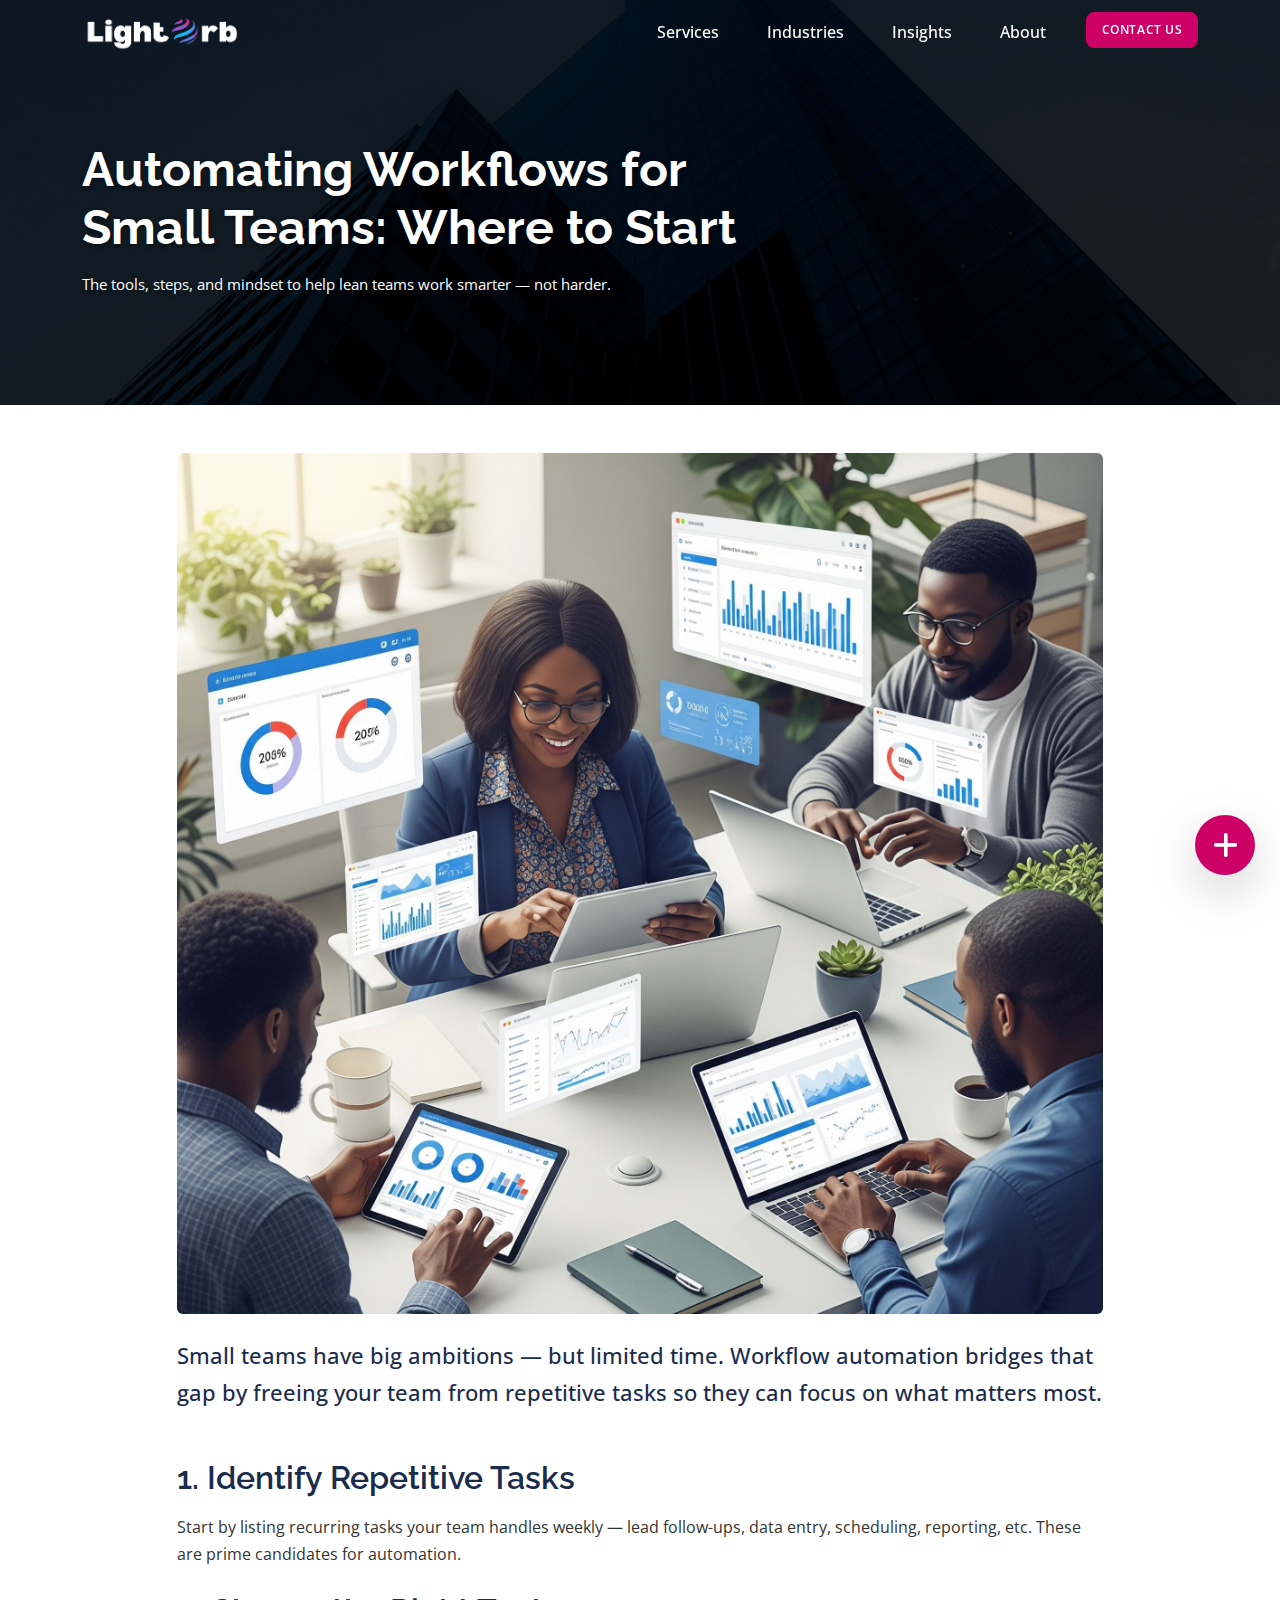
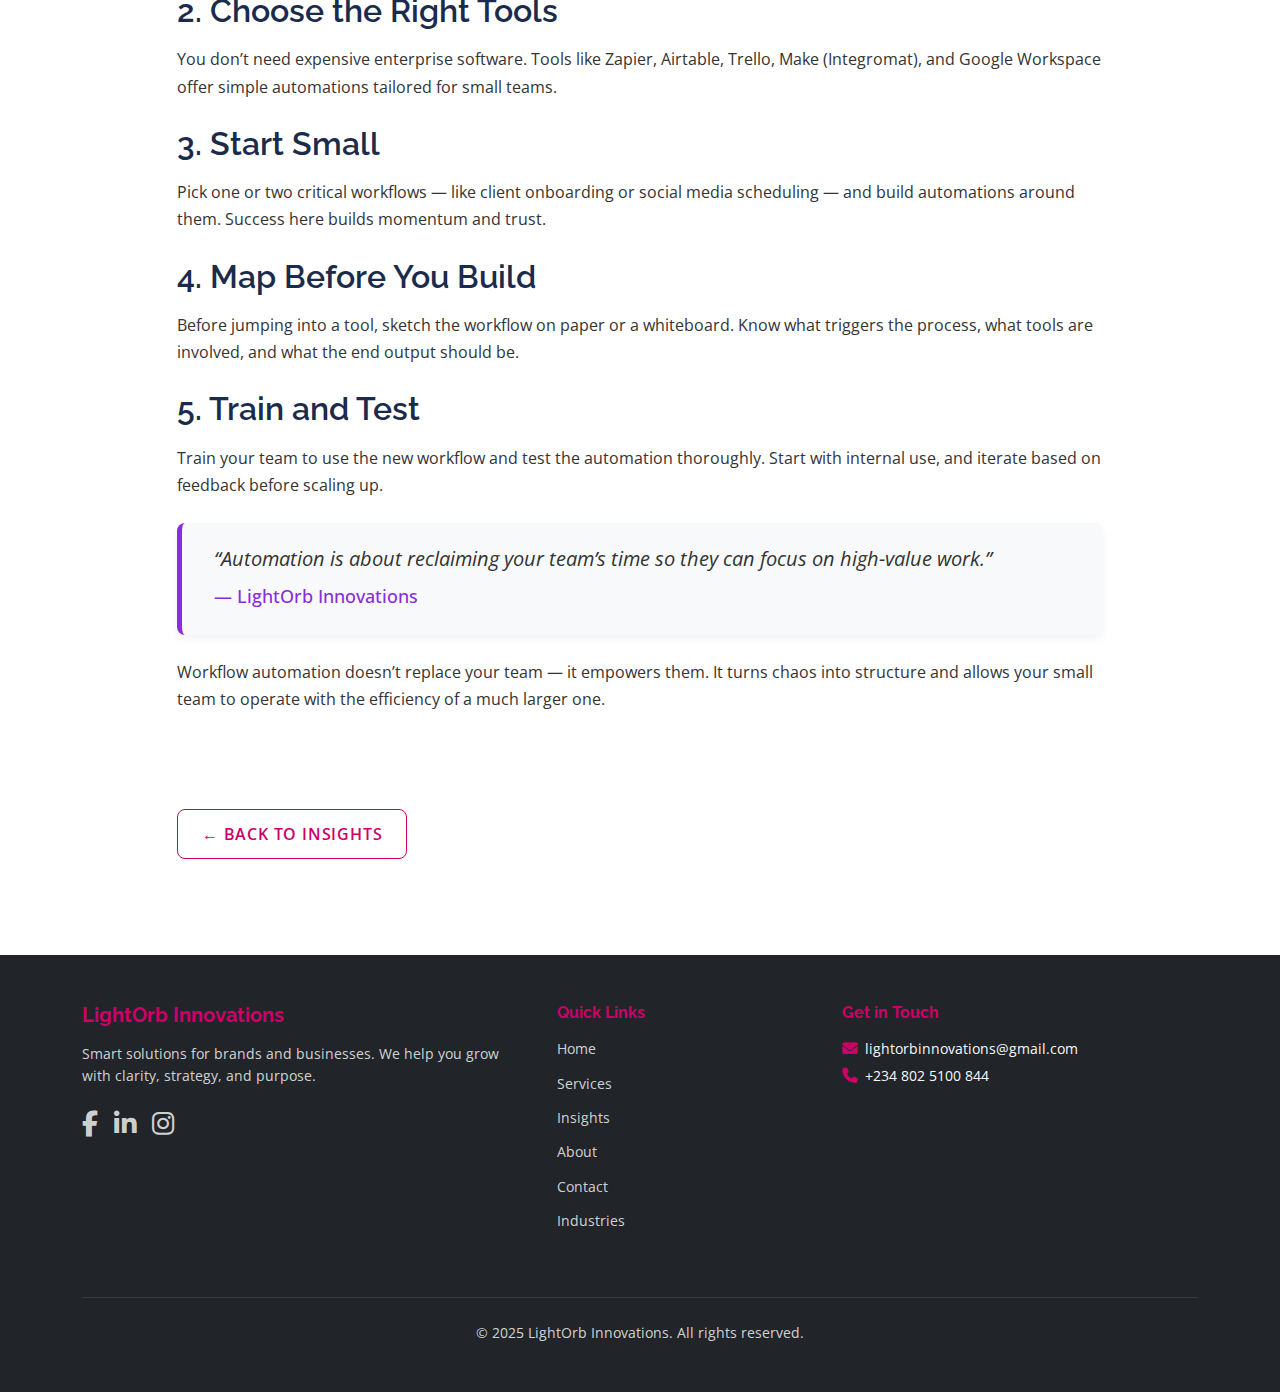
<file: blog-automation-efficiency.html>
<!DOCTYPE html><html data-bs-theme="light" lang="en"><head><meta charset="utf-8"><meta name="viewport" content="width=device-width, initial-scale=1.0, shrink-to-fit=no"><title>BlogPost_Automation - LightOrb</title><link rel="stylesheet" href="https://cdn.jsdelivr.net/npm/bootstrap@5.3.3/dist/css/bootstrap.min.css"><link rel="stylesheet" href="https://fonts.googleapis.com/css?family=Open+Sans&amp;display=swap"><link rel="stylesheet" href="https://fonts.googleapis.com/css?family=Raleway&amp;display=swap"><link rel="stylesheet" href="https://use.fontawesome.com/releases/v5.12.0/css/all.css"><link rel="stylesheet" href="https://cdn.jsdelivr.net/npm/swiper@9/swiper-bundle.min.css"><link rel="stylesheet" href="assets/css/styles.min.css"><link rel="stylesheet" href="https://cdnjs.cloudflare.com/ajax/libs/font-awesome/6.5.0/css/all.min.css"><link rel="stylesheet" href="https://unpkg.com/aos@2.3.1/dist/aos.css"><link rel="apple-touch-icon" sizes="180x180" href="assets/img/favicon/apple-touch-icon.png">
<link rel="icon" type="image/png" sizes="32x32" href="assets/img/favicon/favicon-32x32.png">
<link rel="icon" type="image/png" sizes="16x16" href="assets/img/favicon/favicon-16x16.png">
<link rel="manifest" href="assets/favicon/site.webmanifest">
<link rel="mask-icon" href="favicon/safari-pinned-tab.svg" color="#5bbad5">
<meta name="msapplication-TileColor" content="#da532c">
<meta name="theme-color" content="#ffffff">
<link rel="shortcut icon" href="favicon/favicon.ico">
<!-- Google tag (gtag.js) -->
<script async src="https://www.googletagmanager.com/gtag/js?id=G-5W164VTFFR"></script>
<script>
  window.dataLayer = window.dataLayer || [];
  function gtag(){dataLayer.push(arguments);}
  gtag('js', new Date());

  gtag('config', 'G-5W164VTFFR');
</script></head><body><nav><nav class="navbar navbar-expand-lg fixed-top navbar-light py-2 px-3" id="mainNavbar"><div class="container"><a class="navbar-brand fw-bold" href="index.html"><img id="navbarLogo" src="assets/img/logo-light.png" alt="Business Logo" height="40"></a><ul class="navbar-nav d-none d-lg-flex flex-row"><li class="nav-item mx-3"><a class="nav-link" href="services.html">Services</a></li><li class="nav-item mx-3"><a class="nav-link" href="industries.html">Industries</a></li><li class="nav-item mx-3"><a class="nav-link" href="insights.html">Insights</a></li><li class="nav-item mx-3"><a class="nav-link" href="about.html">About</a></li><li class="nav-item ms-3"><a class="btn btn-primary" role="button" href="contact.html" style="padding-top:0.5rem;padding-bottom:0.5rem;padding-right:0.9rem;padding-left:0.9rem;font-size:12px;">Contact Us</a></li></ul><button class="btn d-lg-none" type="button" data-bs-toggle="offcanvas" data-bs-target="#mobileMenu" aria-controls="mobileMenu"><span class="navbar-toggler-icon"></span></button></div></nav><div class="offcanvas offcanvas-end" tabindex="-1" id="mobileMenu"><div class="offcanvas-header"><button class="btn-close ms-auto" type="button" data-bs-dismiss="offcanvas" aria-label="Close"></button></div><div class="offcanvas-body"><ul class="nav flex-column"><li class="nav-item"><a class="nav-link" href="services.html">Services</a></li><li class="nav-item"><a class="nav-link" href="industries.html">Industries</a></li><li class="nav-item"><a class="nav-link" href="insights.html">Insights</a></li><li class="nav-item"><a class="nav-link" href="about.html">About</a></li><li class="nav-item mt-3"><a class="btn btn-primary w-100" role="button" href="contact.html">Contact Us</a></li></ul></div></div></nav><section class="py-5 text-center blog-hero">
  <div class="container">
    <h1 class="fw-bold mb-3">Automating Workflows for Small Teams: Where to Start</h1>
    <p class="text-muted">The tools, steps, and mindset to help lean teams work smarter — not harder.</p>
  </div>
</section>

<section class="container py-5 blog-post">
  <div class="row justify-content-center">
    <div class="col-lg-10">
      <img src="assets/img/img3.jpg" alt="Workflow automation for small teams" class="img-fluid rounded mb-4" />

      <p class="lead">Small teams have big ambitions — but limited time. Workflow automation bridges that gap by freeing your team from repetitive tasks so they can focus on what matters most.</p>

      <h3 class="mt-5">1. Identify Repetitive Tasks</h3>
      <p>Start by listing recurring tasks your team handles weekly — lead follow-ups, data entry, scheduling, reporting, etc. These are prime candidates for automation.</p>

      <h3 class="mt-4">2. Choose the Right Tools</h3>
      <p>You don’t need expensive enterprise software. Tools like Zapier, Airtable, Trello, Make (Integromat), and Google Workspace offer simple automations tailored for small teams.</p>

      <h3 class="mt-4">3. Start Small</h3>
      <p>Pick one or two critical workflows — like client onboarding or social media scheduling — and build automations around them. Success here builds momentum and trust.</p>

      <h3 class="mt-4">4. Map Before You Build</h3>
      <p>Before jumping into a tool, sketch the workflow on paper or a whiteboard. Know what triggers the process, what tools are involved, and what the end output should be.</p>

      <h3 class="mt-4">5. Train and Test</h3>
      <p>Train your team to use the new workflow and test the automation thoroughly. Start with internal use, and iterate based on feedback before scaling up.</p>

      <blockquote class="blockquote my-4">
        <p class="mb-0">“Automation is about reclaiming your team’s time so they can focus on high-value work.”</p>
        <footer class="blockquote-footer">LightOrb Innovations</footer>
      </blockquote>

      <p>Workflow automation doesn’t replace your team — it empowers them. It turns chaos into structure and allows your small team to operate with the efficiency of a much larger one.</p>

      <div class="mt-5">
        <a href="insights.html" class="btn btn-outline-primary">&larr; Back to Insights</a>
      </div>
    </div>
  </div>
</section><div class="fab-container" style="color:var(--color-pink);"><div class="shadow-lg fab-main"><i class="fas fa-plus"></i></div><ul class="fab-options"><li id="whatsapp-fab" class="fab-item"><a class="fab-option-link" href="https://wa.me/2348025100844"
 target="_blank"><i class="fab fa-whatsapp"></i></a><span class="fab-label">WhatsApp</span></li><li id="scroll-to-top-fab" class="fab-item"><a class="fab-option-link" href="#"><i class="fas fa-arrow-up"></i></a><span class="fab-label">Scroll Up</span></li></ul></div><footer class="text-light bg-dark py-5 footer-custom" style="margin-top:48px;"><div class="container"><div class="row align-items-start"><div class="col-md-5 mb-4 mb-md-0"><h5 class="fw-bold mb-3 footer-heading">LightOrb Innovations</h5><p class="text-muted small mb-3">Smart solutions for brands and businesses. We help you grow with clarity, strategy, and purpose.</p><div class="d-flex gap-3 footer-socials"><a class="fs-5 text-light" href="https://www.facebook.com/share/1AnyYN9Dxu/"><i class="fab fa-facebook-f"></i></a><a class="fs-5 text-light" href="https://www.linkedin.com/company/lightorb-innovations
"><i class="fab fa-linkedin-in"></i></a><a class="fs-5 text-light" href="https://www.instagram.com/lightorb_innovations?utm_source=qr&amp;igsh=MXd1cGNwdmcybnFocg=="><i class="fab fa-instagram"></i></a></div></div><div class="col-md-3 mb-4 mb-md-0"><h6 class="fw-bold mb-3 footer-heading">Quick Links</h6><ul class="list-unstyled small footer-links"><li><a class="text-light text-decoration-none" href="index.html">Home</a></li><li><a class="text-light text-decoration-none" href="services.html">Services</a></li><li><a class="text-light text-decoration-none" href="insights.html">Insights</a></li><li><a class="text-light text-decoration-none" href="about.html">About</a></li><li><a class="text-light text-decoration-none" href="contact.html">Contact</a></li><li><a class="text-light text-decoration-none" href="industries.html">Industries</a></li></ul></div><div class="col-md-4 mb-4 mb-md-0"><h6 class="fw-bold mb-3 footer-heading">Get in Touch</h6><p class="small mb-1"><i class="fas fa-envelope me-2 footer-icon"></i><a class="text-light text-decoration-none" href="mailto:lightorbinnovations@gmail.com">lightorbinnovations@gmail.com</a></p><p class="small mb-3"><i class="fas fa-phone me-2 footer-icon"></i><a class="text-light text-decoration-none">+234 802 5100 844</a></p></div></div><div class="text-center text-muted border-secondary mt-5 pt-4 border-top small footer-copyright"><span> © 2025 LightOrb Innovations. All rights reserved. </span></div></div></footer><script src="https://cdn.jsdelivr.net/npm/bootstrap@5.3.3/dist/js/bootstrap.bundle.min.js"></script><script src="https://cdn.jsdelivr.net/npm/swiper@9/swiper-bundle.min.js"></script><script src="https://unpkg.com/aos@2.3.1/dist/aos.js"></script><script src="assets/js/script.min.js"></script></body></html>
</file>
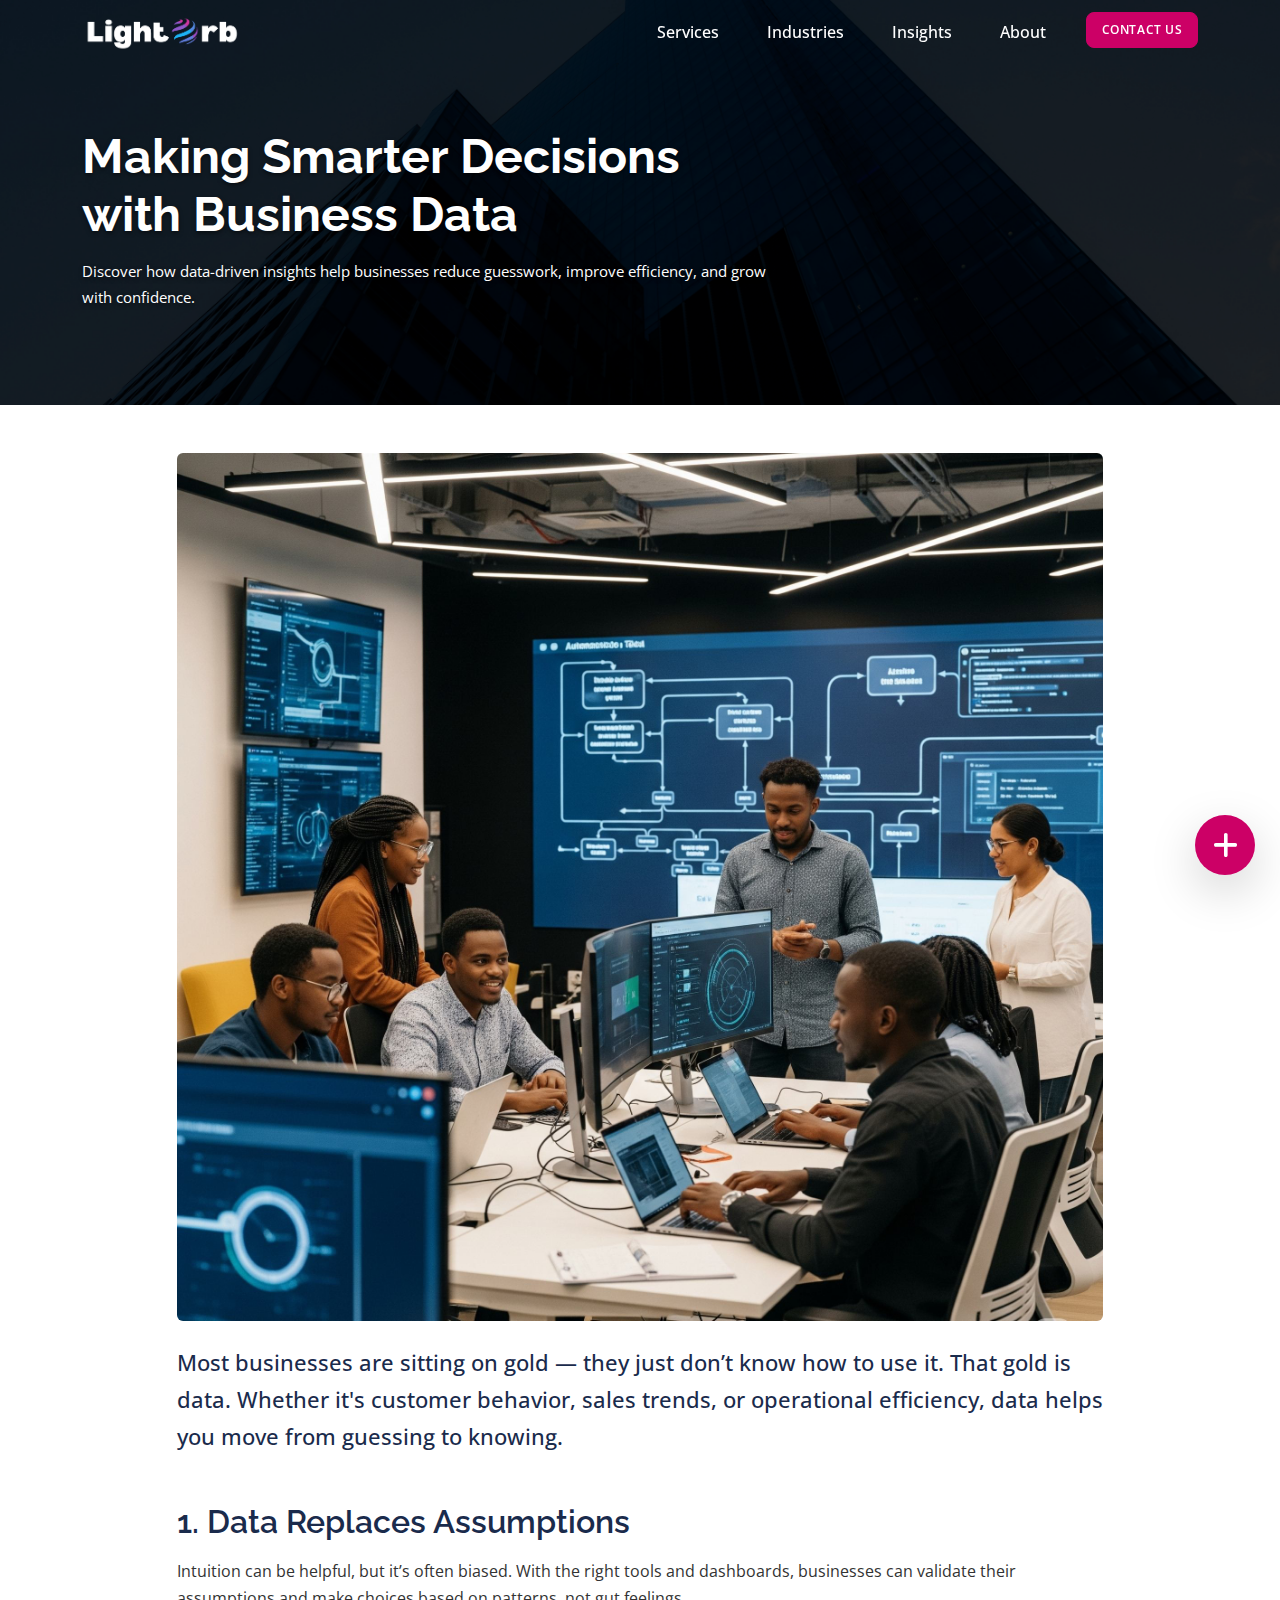
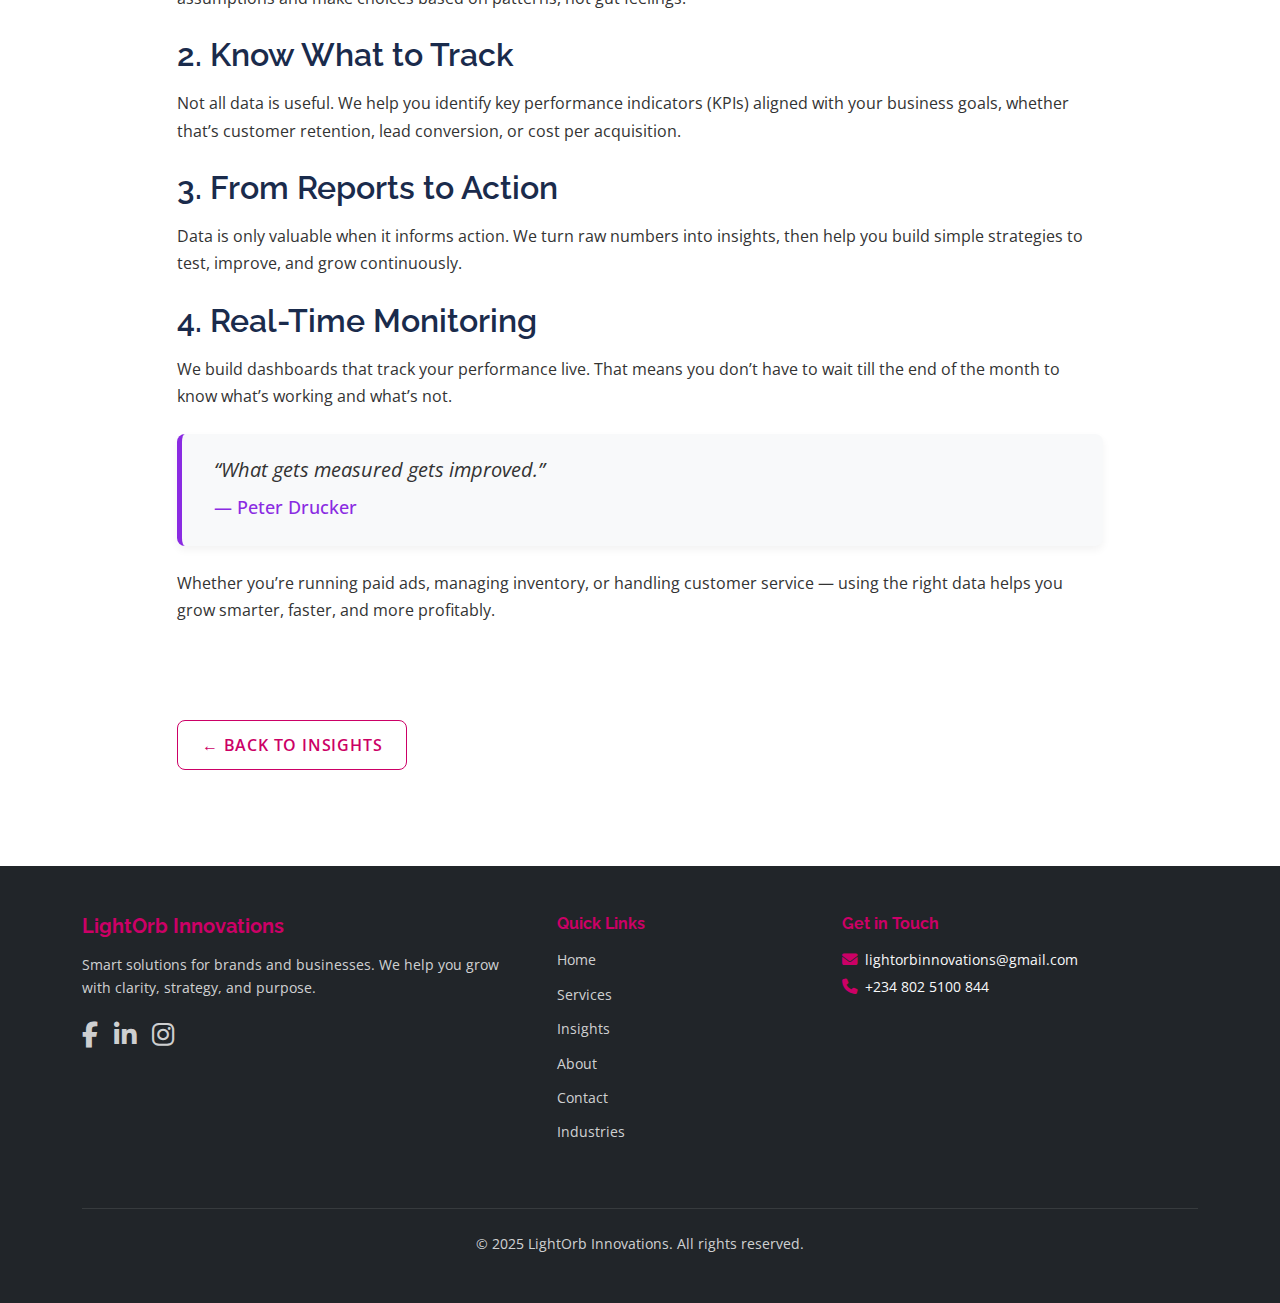
<file: blog-data-decision-making.html>
<!DOCTYPE html><html data-bs-theme="light" lang="en"><head><meta charset="utf-8"><meta name="viewport" content="width=device-width, initial-scale=1.0, shrink-to-fit=no"><title>BlogPost_Data - LightOrb</title><link rel="stylesheet" href="https://cdn.jsdelivr.net/npm/bootstrap@5.3.3/dist/css/bootstrap.min.css"><link rel="stylesheet" href="https://fonts.googleapis.com/css?family=Open+Sans&amp;display=swap"><link rel="stylesheet" href="https://fonts.googleapis.com/css?family=Raleway&amp;display=swap"><link rel="stylesheet" href="https://use.fontawesome.com/releases/v5.12.0/css/all.css"><link rel="stylesheet" href="https://cdn.jsdelivr.net/npm/swiper@9/swiper-bundle.min.css"><link rel="stylesheet" href="assets/css/styles.min.css"><link rel="stylesheet" href="https://cdnjs.cloudflare.com/ajax/libs/font-awesome/6.5.0/css/all.min.css"><link rel="stylesheet" href="https://unpkg.com/aos@2.3.1/dist/aos.css"><link rel="apple-touch-icon" sizes="180x180" href="assets/img/favicon/apple-touch-icon.png">
<link rel="icon" type="image/png" sizes="32x32" href="assets/img/favicon/favicon-32x32.png">
<link rel="icon" type="image/png" sizes="16x16" href="assets/img/favicon/favicon-16x16.png">
<link rel="manifest" href="assets/favicon/site.webmanifest">
<link rel="mask-icon" href="favicon/safari-pinned-tab.svg" color="#5bbad5">
<meta name="msapplication-TileColor" content="#da532c">
<meta name="theme-color" content="#ffffff">
<link rel="shortcut icon" href="favicon/favicon.ico">
<!-- Google tag (gtag.js) -->
<script async src="https://www.googletagmanager.com/gtag/js?id=G-5W164VTFFR"></script>
<script>
  window.dataLayer = window.dataLayer || [];
  function gtag(){dataLayer.push(arguments);}
  gtag('js', new Date());

  gtag('config', 'G-5W164VTFFR');
</script></head><body><nav><nav class="navbar navbar-expand-lg fixed-top navbar-light py-2 px-3" id="mainNavbar"><div class="container"><a class="navbar-brand fw-bold" href="index.html"><img id="navbarLogo" src="assets/img/logo-light.png" alt="Business Logo" height="40"></a><ul class="navbar-nav d-none d-lg-flex flex-row"><li class="nav-item mx-3"><a class="nav-link" href="services.html">Services</a></li><li class="nav-item mx-3"><a class="nav-link" href="industries.html">Industries</a></li><li class="nav-item mx-3"><a class="nav-link" href="insights.html">Insights</a></li><li class="nav-item mx-3"><a class="nav-link" href="about.html">About</a></li><li class="nav-item ms-3"><a class="btn btn-primary" role="button" href="contact.html" style="padding-top:0.5rem;padding-bottom:0.5rem;padding-right:0.9rem;padding-left:0.9rem;font-size:12px;">Contact Us</a></li></ul><button class="btn d-lg-none" type="button" data-bs-toggle="offcanvas" data-bs-target="#mobileMenu" aria-controls="mobileMenu"><span class="navbar-toggler-icon"></span></button></div></nav><div class="offcanvas offcanvas-end" tabindex="-1" id="mobileMenu"><div class="offcanvas-header"><button class="btn-close ms-auto" type="button" data-bs-dismiss="offcanvas" aria-label="Close"></button></div><div class="offcanvas-body"><ul class="nav flex-column"><li class="nav-item"><a class="nav-link" href="services.html">Services</a></li><li class="nav-item"><a class="nav-link" href="industries.html">Industries</a></li><li class="nav-item"><a class="nav-link" href="insights.html">Insights</a></li><li class="nav-item"><a class="nav-link" href="about.html">About</a></li><li class="nav-item mt-3"><a class="btn btn-primary w-100" role="button" href="contact.html">Contact Us</a></li></ul></div></div></nav><section class="py-5 text-center blog-hero"> <div class="container">
    <h1 class="fw-bold mb-3">Making Smarter Decisions with Business Data</h1>
    <p class="text-muted">Discover how data-driven insights help businesses reduce guesswork, improve efficiency, and grow with confidence.</p>
  </div>
</section>

<section class="container py-5 blog-post">
  <div class="row justify-content-center">
    <div class="col-lg-10">
      <img src="assets/img/img2.jpg" alt="Smarter business decisions with data" class="img-fluid rounded mb-4" />

      <p class="lead">Most businesses are sitting on gold — they just don’t know how to use it. That gold is data. Whether it's customer behavior, sales trends, or operational efficiency, data helps you move from guessing to knowing.</p>

      <h3 class="mt-5">1. Data Replaces Assumptions</h3>
      <p>Intuition can be helpful, but it’s often biased. With the right tools and dashboards, businesses can validate their assumptions and make choices based on patterns, not gut feelings.</p>

      <h3 class="mt-4">2. Know What to Track</h3>
      <p>Not all data is useful. We help you identify key performance indicators (KPIs) aligned with your business goals, whether that’s customer retention, lead conversion, or cost per acquisition.</p>

      <h3 class="mt-4">3. From Reports to Action</h3>
      <p>Data is only valuable when it informs action. We turn raw numbers into insights, then help you build simple strategies to test, improve, and grow continuously.</p>

      <h3 class="mt-4">4. Real-Time Monitoring</h3>
      <p>We build dashboards that track your performance live. That means you don’t have to wait till the end of the month to know what’s working and what’s not.</p>

      <blockquote class="blockquote my-4">
        <p class="mb-0">“What gets measured gets improved.”</p>
        <footer class="blockquote-footer">Peter Drucker</footer>
      </blockquote>

      <p>Whether you’re running paid ads, managing inventory, or handling customer service — using the right data helps you grow smarter, faster, and more profitably.</p>

      <div class="mt-5">
        <a href="insights.html" class="btn btn-outline-primary">&larr; Back to Insights</a>
      </div>
    </div>
  </div>
</section><div class="fab-container" style="color:var(--color-pink);"><div class="shadow-lg fab-main"><i class="fas fa-plus"></i></div><ul class="fab-options"><li id="whatsapp-fab" class="fab-item"><a class="fab-option-link" href="https://wa.me/2348025100844"
 target="_blank"><i class="fab fa-whatsapp"></i></a><span class="fab-label">WhatsApp</span></li><li id="scroll-to-top-fab" class="fab-item"><a class="fab-option-link" href="#"><i class="fas fa-arrow-up"></i></a><span class="fab-label">Scroll Up</span></li></ul></div><footer class="text-light bg-dark py-5 footer-custom" style="margin-top:48px;"><div class="container"><div class="row align-items-start"><div class="col-md-5 mb-4 mb-md-0"><h5 class="fw-bold mb-3 footer-heading">LightOrb Innovations</h5><p class="text-muted small mb-3">Smart solutions for brands and businesses. We help you grow with clarity, strategy, and purpose.</p><div class="d-flex gap-3 footer-socials"><a class="fs-5 text-light" href="https://www.facebook.com/share/1AnyYN9Dxu/"><i class="fab fa-facebook-f"></i></a><a class="fs-5 text-light" href="https://www.linkedin.com/company/lightorb-innovations
"><i class="fab fa-linkedin-in"></i></a><a class="fs-5 text-light" href="https://www.instagram.com/lightorb_innovations?utm_source=qr&amp;igsh=MXd1cGNwdmcybnFocg=="><i class="fab fa-instagram"></i></a></div></div><div class="col-md-3 mb-4 mb-md-0"><h6 class="fw-bold mb-3 footer-heading">Quick Links</h6><ul class="list-unstyled small footer-links"><li><a class="text-light text-decoration-none" href="index.html">Home</a></li><li><a class="text-light text-decoration-none" href="services.html">Services</a></li><li><a class="text-light text-decoration-none" href="insights.html">Insights</a></li><li><a class="text-light text-decoration-none" href="about.html">About</a></li><li><a class="text-light text-decoration-none" href="contact.html">Contact</a></li><li><a class="text-light text-decoration-none" href="industries.html">Industries</a></li></ul></div><div class="col-md-4 mb-4 mb-md-0"><h6 class="fw-bold mb-3 footer-heading">Get in Touch</h6><p class="small mb-1"><i class="fas fa-envelope me-2 footer-icon"></i><a class="text-light text-decoration-none" href="mailto:lightorbinnovations@gmail.com">lightorbinnovations@gmail.com</a></p><p class="small mb-3"><i class="fas fa-phone me-2 footer-icon"></i><a class="text-light text-decoration-none">+234 802 5100 844</a></p></div></div><div class="text-center text-muted border-secondary mt-5 pt-4 border-top small footer-copyright"><span> © 2025 LightOrb Innovations. All rights reserved. </span></div></div></footer><script src="https://cdn.jsdelivr.net/npm/bootstrap@5.3.3/dist/js/bootstrap.bundle.min.js"></script><script src="https://cdn.jsdelivr.net/npm/swiper@9/swiper-bundle.min.js"></script><script src="https://unpkg.com/aos@2.3.1/dist/aos.js"></script><script src="assets/js/script.min.js"></script></body></html>
</file>
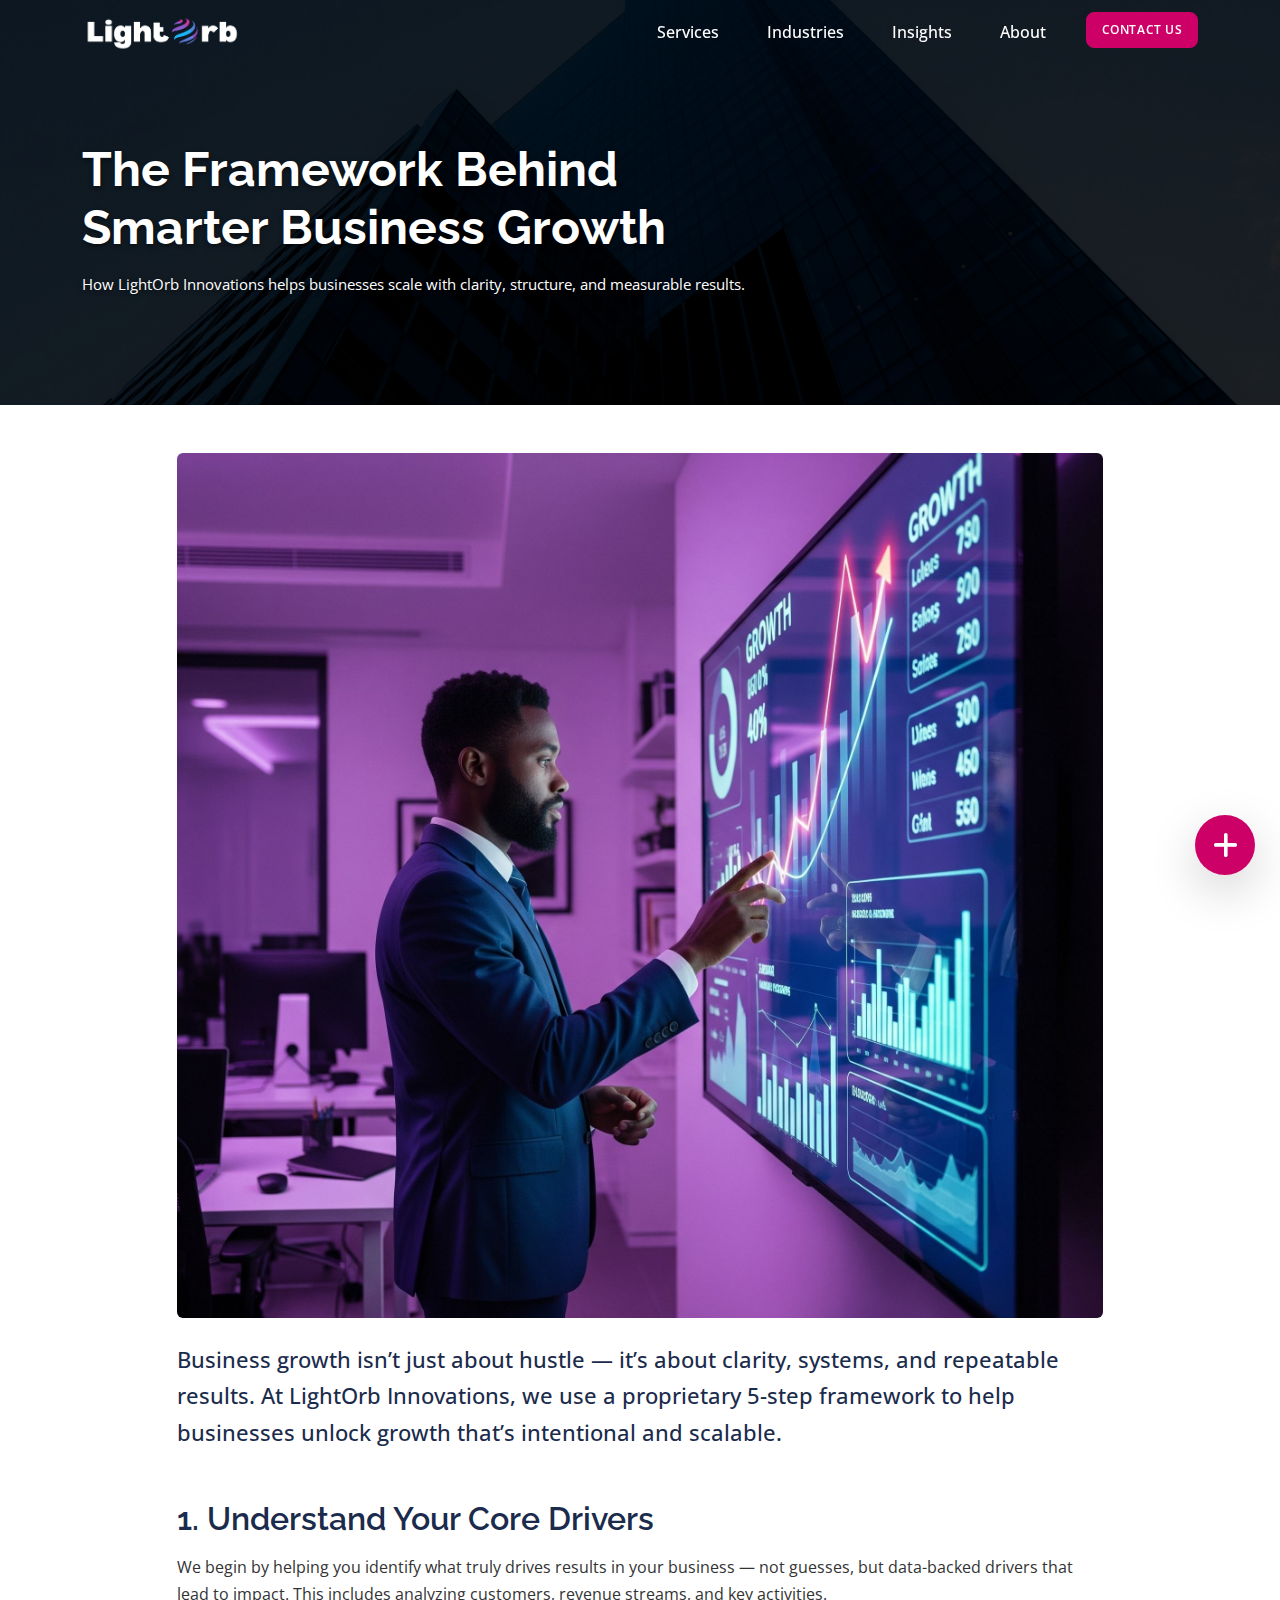
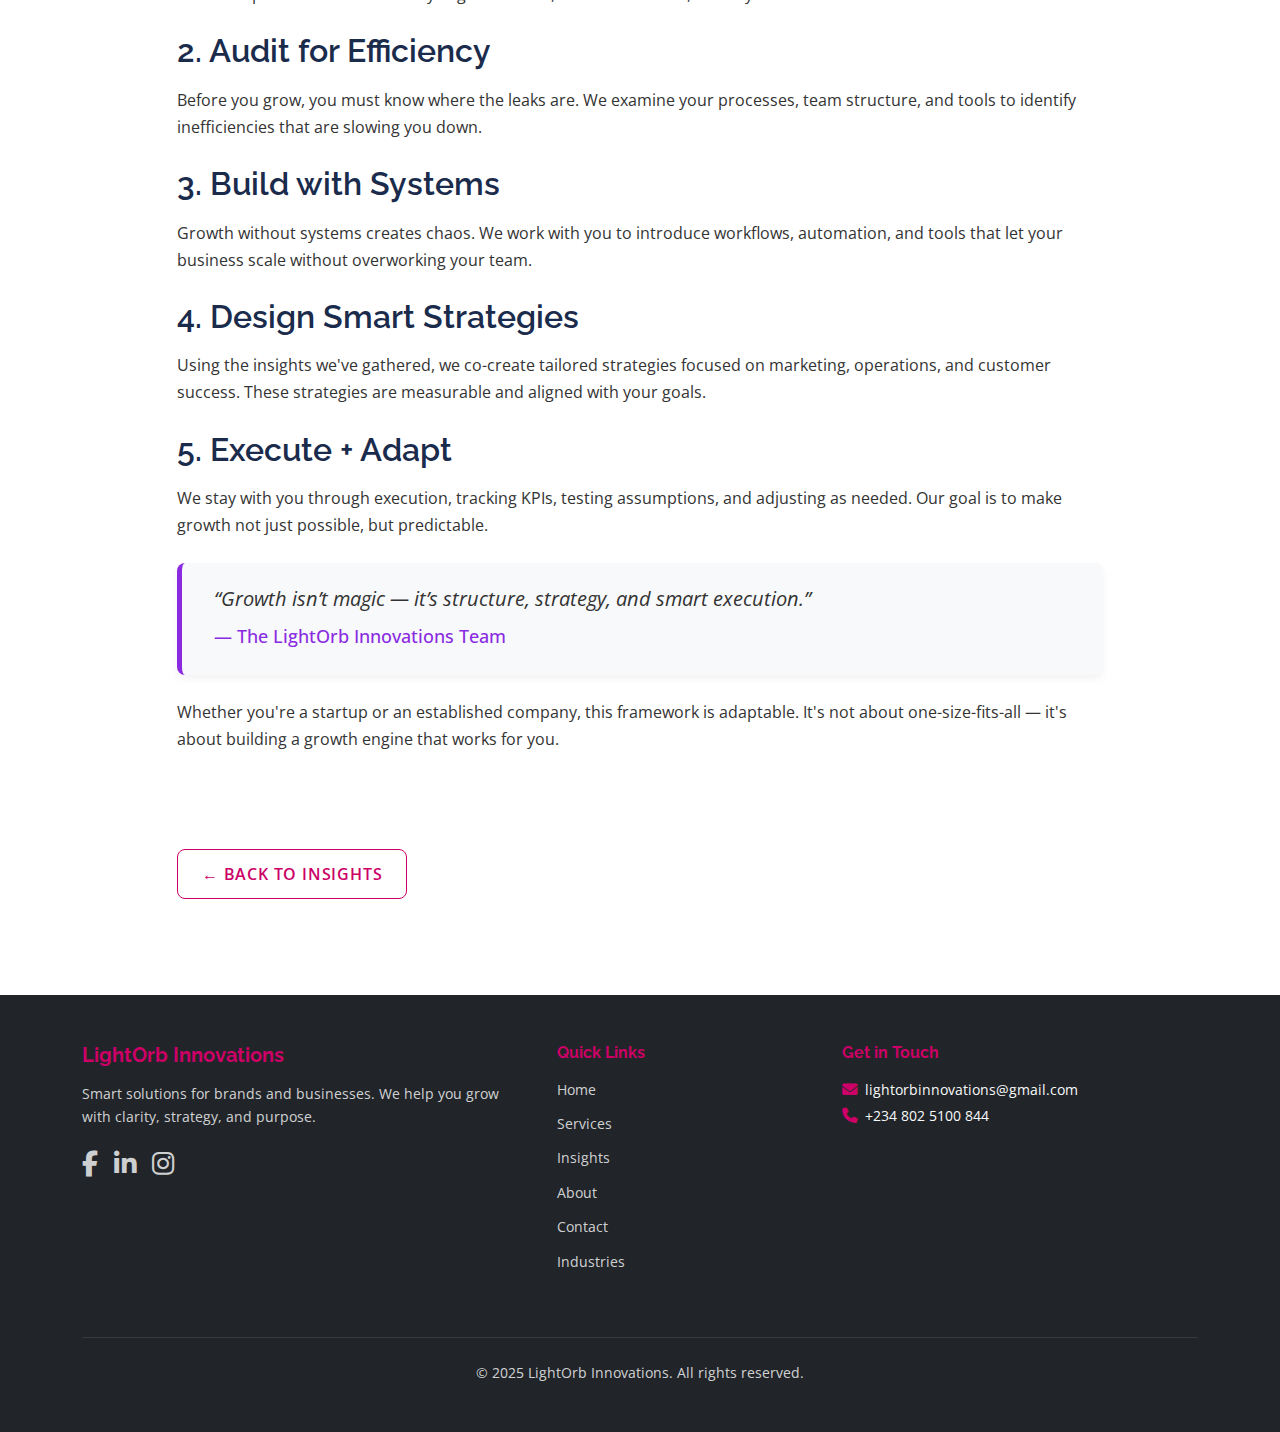
<file: blog-growth-framework.html>
<!DOCTYPE html><html data-bs-theme="light" lang="en"><head><meta charset="utf-8"><meta name="viewport" content="width=device-width, initial-scale=1.0, shrink-to-fit=no"><title>BlogPost_Growth - LightOrb</title><link rel="stylesheet" href="https://cdn.jsdelivr.net/npm/bootstrap@5.3.3/dist/css/bootstrap.min.css"><link rel="stylesheet" href="https://fonts.googleapis.com/css?family=Open+Sans&amp;display=swap"><link rel="stylesheet" href="https://fonts.googleapis.com/css?family=Raleway&amp;display=swap"><link rel="stylesheet" href="https://use.fontawesome.com/releases/v5.12.0/css/all.css"><link rel="stylesheet" href="https://cdn.jsdelivr.net/npm/swiper@9/swiper-bundle.min.css"><link rel="stylesheet" href="assets/css/styles.min.css"><link rel="stylesheet" href="https://cdnjs.cloudflare.com/ajax/libs/font-awesome/6.5.0/css/all.min.css"><link rel="stylesheet" href="https://unpkg.com/aos@2.3.1/dist/aos.css"><link rel="apple-touch-icon" sizes="180x180" href="assets/img/favicon/apple-touch-icon.png">
<link rel="icon" type="image/png" sizes="32x32" href="assets/img/favicon/favicon-32x32.png">
<link rel="icon" type="image/png" sizes="16x16" href="assets/img/favicon/favicon-16x16.png">
<link rel="manifest" href="assets/favicon/site.webmanifest">
<link rel="mask-icon" href="favicon/safari-pinned-tab.svg" color="#5bbad5">
<meta name="msapplication-TileColor" content="#da532c">
<meta name="theme-color" content="#ffffff">
<link rel="shortcut icon" href="favicon/favicon.ico">
<!-- Google tag (gtag.js) -->
<script async src="https://www.googletagmanager.com/gtag/js?id=G-5W164VTFFR"></script>
<script>
  window.dataLayer = window.dataLayer || [];
  function gtag(){dataLayer.push(arguments);}
  gtag('js', new Date());

  gtag('config', 'G-5W164VTFFR');
</script></head><body><nav><nav class="navbar navbar-expand-lg fixed-top navbar-light py-2 px-3" id="mainNavbar"><div class="container"><a class="navbar-brand fw-bold" href="index.html"><img id="navbarLogo" src="assets/img/logo-light.png" alt="Business Logo" height="40"></a><ul class="navbar-nav d-none d-lg-flex flex-row"><li class="nav-item mx-3"><a class="nav-link" href="services.html">Services</a></li><li class="nav-item mx-3"><a class="nav-link" href="industries.html">Industries</a></li><li class="nav-item mx-3"><a class="nav-link" href="insights.html">Insights</a></li><li class="nav-item mx-3"><a class="nav-link" href="about.html">About</a></li><li class="nav-item ms-3"><a class="btn btn-primary" role="button" href="contact.html" style="padding-top:0.5rem;padding-bottom:0.5rem;padding-right:0.9rem;padding-left:0.9rem;font-size:12px;">Contact Us</a></li></ul><button class="btn d-lg-none" type="button" data-bs-toggle="offcanvas" data-bs-target="#mobileMenu" aria-controls="mobileMenu"><span class="navbar-toggler-icon"></span></button></div></nav><div class="offcanvas offcanvas-end" tabindex="-1" id="mobileMenu"><div class="offcanvas-header"><button class="btn-close ms-auto" type="button" data-bs-dismiss="offcanvas" aria-label="Close"></button></div><div class="offcanvas-body"><ul class="nav flex-column"><li class="nav-item"><a class="nav-link" href="services.html">Services</a></li><li class="nav-item"><a class="nav-link" href="industries.html">Industries</a></li><li class="nav-item"><a class="nav-link" href="insights.html">Insights</a></li><li class="nav-item"><a class="nav-link" href="about.html">About</a></li><li class="nav-item mt-3"><a class="btn btn-primary w-100" role="button" href="contact.html">Contact Us</a></li></ul></div></div></nav><section class="py-5 text-center blog-hero"> <div class="container">
    <h1 class="fw-bold mb-3">The Framework Behind Smarter Business Growth</h1>
    <p class="text-muted">How LightOrb Innovations helps businesses scale with clarity, structure, and measurable results.</p>
  </div>
</section>

<section class="container py-5 blog-post">
  <div class="row justify-content-center">
    <div class="col-lg-10">
      <img src="assets/img/img1.jpg" alt="Business growth framework" class="img-fluid rounded mb-4" />

      <p class="lead">Business growth isn’t just about hustle — it’s about clarity, systems, and repeatable results. At LightOrb Innovations, we use a proprietary 5-step framework to help businesses unlock growth that’s intentional and scalable.</p>

      <h3 class="mt-5">1. Understand Your Core Drivers</h3>
      <p>We begin by helping you identify what truly drives results in your business — not guesses, but data-backed drivers that lead to impact. This includes analyzing customers, revenue streams, and key activities.</p>

      <h3 class="mt-4">2. Audit for Efficiency</h3>
      <p>Before you grow, you must know where the leaks are. We examine your processes, team structure, and tools to identify inefficiencies that are slowing you down.</p>

      <h3 class="mt-4">3. Build with Systems</h3>
      <p>Growth without systems creates chaos. We work with you to introduce workflows, automation, and tools that let your business scale without overworking your team.</p>

      <h3 class="mt-4">4. Design Smart Strategies</h3>
      <p>Using the insights we've gathered, we co-create tailored strategies focused on marketing, operations, and customer success. These strategies are measurable and aligned with your goals.</p>

      <h3 class="mt-4">5. Execute + Adapt</h3>
      <p>We stay with you through execution, tracking KPIs, testing assumptions, and adjusting as needed. Our goal is to make growth not just possible, but predictable.</p>

      <blockquote class="blockquote my-4">
        <p class="mb-0">“Growth isn’t magic — it’s structure, strategy, and smart execution.”</p>
        <footer class="blockquote-footer">The LightOrb Innovations Team</footer>
      </blockquote>

      <p>Whether you're a startup or an established company, this framework is adaptable. It's not about one-size-fits-all — it's about building a growth engine that works for you.</p>

      <div class="mt-5">
        <a href="insights.html" class="btn btn-outline-primary">&larr; Back to Insights</a>
      </div>
    </div>
  </div>
</section><div class="fab-container" style="color:var(--color-pink);"><div class="shadow-lg fab-main"><i class="fas fa-plus"></i></div><ul class="fab-options"><li id="whatsapp-fab" class="fab-item"><a class="fab-option-link" href="https://wa.me/2348025100844"
target="_blank"><i class="fab fa-whatsapp"></i></a><span class="fab-label">WhatsApp</span></li><li id="scroll-to-top-fab" class="fab-item"><a class="fab-option-link" href="#"><i class="fas fa-arrow-up"></i></a><span class="fab-label">Scroll Up</span></li></ul></div><footer class="text-light bg-dark py-5 footer-custom" style="margin-top:48px;"><div class="container"><div class="row align-items-start"><div class="col-md-5 mb-4 mb-md-0"><h5 class="fw-bold mb-3 footer-heading">LightOrb Innovations</h5><p class="text-muted small mb-3">Smart solutions for brands and businesses. We help you grow with clarity, strategy, and purpose.</p><div class="d-flex gap-3 footer-socials"><a class="fs-5 text-light" href="https://www.facebook.com/share/1AnyYN9Dxu/"><i class="fab fa-facebook-f"></i></a><a class="fs-5 text-light" href="https://www.linkedin.com/company/lightorb-innovations
"><i class="fab fa-linkedin-in"></i></a><a class="fs-5 text-light" href="https://www.instagram.com/lightorb_innovations?utm_source=qr&amp;igsh=MXd1cGNwdmcybnFocg=="><i class="fab fa-instagram"></i></a></div></div><div class="col-md-3 mb-4 mb-md-0"><h6 class="fw-bold mb-3 footer-heading">Quick Links</h6><ul class="list-unstyled small footer-links"><li><a class="text-light text-decoration-none" href="index.html">Home</a></li><li><a class="text-light text-decoration-none" href="services.html">Services</a></li><li><a class="text-light text-decoration-none" href="insights.html">Insights</a></li><li><a class="text-light text-decoration-none" href="about.html">About</a></li><li><a class="text-light text-decoration-none" href="contact.html">Contact</a></li><li><a class="text-light text-decoration-none" href="industries.html">Industries</a></li></ul></div><div class="col-md-4 mb-4 mb-md-0"><h6 class="fw-bold mb-3 footer-heading">Get in Touch</h6><p class="small mb-1"><i class="fas fa-envelope me-2 footer-icon"></i><a class="text-light text-decoration-none" href="mailto:lightorbinnovations@gmail.com">lightorbinnovations@gmail.com</a></p><p class="small mb-3"><i class="fas fa-phone me-2 footer-icon"></i><a class="text-light text-decoration-none">+234 802 5100 844</a></p></div></div><div class="text-center text-muted border-secondary mt-5 pt-4 border-top small footer-copyright"><span> © 2025 LightOrb Innovations. All rights reserved. </span></div></div></footer><script src="https://cdn.jsdelivr.net/npm/bootstrap@5.3.3/dist/js/bootstrap.bundle.min.js"></script><script src="https://cdn.jsdelivr.net/npm/swiper@9/swiper-bundle.min.js"></script><script src="https://unpkg.com/aos@2.3.1/dist/aos.js"></script><script src="assets/js/script.min.js"></script></body></html>
</file>
<file: assets/css/styles.min.css>
.about-hero{background:url('../../assets/img/hero-about.jpg') center/cover no-repeat;width:100%;min-height:50vh;position:relative;display:flex;align-items:center;padding-top:80px;color:var(--text-light);text-align:left!important}.about-hero::before,.blog-hero::before,.contact-hero::before,.industries-hero::before,.insights-hero::before,.services-hero::before{content:'';position:absolute;top:0;left:0;width:100%;height:100%;background-color:rgba(0,0,0,.6);z-index:1}.about-hero .container,.contact-hero .container,.industries-hero .container,.insights-hero .container,.services-hero .container{position:relative;z-index:2;padding-top:50px}.about-hero h1,.about-hero p{color:var(--text-light)!important;max-width:450px}.mission-vision-accordion{margin-top:50px;margin-bottom:80px;position:relative}.mission-vision-card{background-color:var(--color-navy);color:var(--text-light);border:none;border-radius:15px;cursor:pointer;transition:transform .3s,box-shadow .3s;overflow:hidden}.mission-vision-card:hover{transform:translateY(-5px);box-shadow:0 1rem 2rem rgba(0,0,0,.25)}.mission-vision-card .card-header{background-color:var(--color-navy);border-bottom:1px solid rgba(255,255,255,.1);color:var(--color-pink);font-size:1.15rem;padding:1.5rem;cursor:pointer}.mission-vision-card .card-header h4{color:inherit;margin-bottom:0}.mission-vision-card .card-header .mission-vision-icon{font-size:1.5rem;transition:transform .3s}.mission-vision-card .card-header[aria-expanded=true] .mission-vision-icon{transform:rotate(180deg)}.mission-vision-card .card-body{padding:0 1.5rem 1.5rem}.mission-vision-card .card-body p{color:var(--text-light-muted)!important;font-size:.9rem;margin-bottom:0}.mission-vision-accordion .mission-vision-card:first-child{z-index:2;position:relative}.mission-vision-accordion .vision-card-offset{z-index:1;position:relative;margin-top:-30px;margin-left:5%}.core-value-card{background-color:var(--color-navy);color:var(--text-light);border:none;border-radius:15px;box-shadow:0 8px 16px rgba(0,0,0,.15);transition:transform .3s,box-shadow .3s}.core-value-card:hover{transform:translateY(-8px);box-shadow:0 1rem 2rem rgba(0,0,0,.3)}.core-value-card .card-body{padding:2rem}.core-value-card .core-value-icon,.how-help-step .step-icon{font-size:3.5rem;color:var(--color-pink);margin-bottom:1.5rem}.core-value-card h5{color:var(--bs-tertiary-bg)!important;font-weight:700;font-size:1.35rem}.core-value-card p{color:var(--text-light-muted)!important;font-size:.9rem;line-height:1.6}.founder-img{max-width:150px;height:auto;border:4px solid var(--color-pink);box-shadow:0 0 15px rgba(0,0,0,.1);display:block;margin:0 auto 1.5rem}.social-icon-link{color:var(--color-navy)!important;transition:color .3s,transform .3s}.social-icon-link:hover{color:var(--color-pink)!important;transform:translateY(-3px)}.why-infographic-item{background-color:var(--bs-body-bg);min-height:200px;display:flex;flex-direction:column;align-items:center;justify-content:center}.why-infographic-item:hover{background-color:rgba(var(--color-purple-rgb),.05)}.why-infographic-icon{font-size:3.5rem;color:var(--color-pink);margin-bottom:1rem}.service-card h5.card-title,.why-infographic-item h5{color:var(--color-navy)!important}.navbar.scrolled .navbar-nav .nav-item .nav-link,.why-infographic-item p{color:var(--text-dark)!important}.book-session-cta{background-color:var(--color-navy);color:var(--text-light);border-radius:15px;box-shadow:0 8px 20px rgba(0,0,0,.2);padding:3rem;margin-top:1rem;text-align:center}.blog-hero h1,.blog-hero p,.book-session-cta h2,.book-session-cta h3,.book-session-cta p.lead,.contact-info-card a,.contact-info-card h5,.contact-info-card p,.contact-info-section-wrapper h3,.contact-info-section-wrapper p,.insights-hero p,.offcanvas .offcanvas-title,.services-hero h1,.services-hero p,.specific-needs-cta h4,.specific-needs-cta p.lead,contact-info-section p{color:var(--text-light)!important}.book-session-button{background-color:var(--color-purple)!important;border-color:var(--color-purple)!important;color:var(--text-light)!important}.book-session-button:hover{box-shadow:0 5px 15px rgba(var(--color-purple-rgb),.2)}.book-session-button:hover i,.card-pink-theme .card-text,.contact-info-card:hover .contact-icon,.industry-accordion-cta .accordion-button:not(.collapsed) .industry-accordion-icon{color:var(--text-light)}.book-session-cta p.lead,.specific-needs-cta p.lead{color:var(--text-light)!important;font-size:1.1rem;line-height:1.6;max-width:800px;margin-left:auto;margin-right:auto}.book-session-cta h3,.specific-needs-cta h3{color:var(--text-light)!important;font-size:2rem}.blog-hero{background:url('../../assets/img/hero-bg.jpg') center center/cover no-repeat;position:relative;padding-top:180px;padding-bottom:50px;min-height:45vh;display:flex;align-items:center;justify-content:center;text-shadow:0 2px 4px rgba(0,0,0,.5)}#hero .btn,#hero .container,#hero h1,#hero p,.blog-hero .container{position:relative;z-index:2}.blog-hero p{max-width:700px}.blog-hero h1{padding-top:50px;max-width:700px}.blog-post h3{color:var(--color-navy);font-weight:600;margin-bottom:1rem}.blog-post p{line-height:1.7;margin-bottom:1.5rem;color:var(--text-dark)}.blog-post .lead,section .lead{font-size:1.35rem;font-weight:500;color:var(--color-navy);margin-bottom:2rem}.blog-post img{margin-bottom:2rem}.blog-post blockquote{background-color:var(--gray-light);border-left:5px solid var(--color-purple);padding:1.5rem 2rem;border-radius:8px;margin-top:3rem;margin-bottom:3rem;box-shadow:0 4px 8px rgba(0,0,0,.05)}.blog-post blockquote p{font-style:italic;color:var(--text-dark);line-height:1.2;margin-bottom:.9rem;font-size:1em}.blog-post blockquote .blockquote-footer{color:var(--color-purple);font-size:.9em;font-weight:500;margin-top:.6em}.blog-post .btn{margin-top:3rem}.insights-hero{background:url('../../assets/img/insight.jpg') center/cover no-repeat;width:100%;min-height:50vh;position:relative;display:flex;align-items:center;padding-top:80px;color:var(--text-light);text-align:left!important}.industries-hero h1,.industries-hero p,.insights-hero h1,.insights-hero p{color:var(--text-light)!important;max-width:450px;text-align:left}.pagination{display:none}.contact-hero{background:url('../../assets/img/hero-contact.jpg') center/cover no-repeat;width:100%;min-height:50vh;position:relative;display:flex;align-items:center;color:var(--text-light);text-align:left!important;padding-top:180px;padding-bottom:80px}.contact-hero h1,.contact-hero p{color:var(--text-light)!important;max-width:450px;color:var(--text-light)!important;text-align:left}.contact-hero .col-md-12.col-lg-6.text-start,.text-center,section .specific-needs-cta h4,section .specific-needs-cta p.lead,section h2,section p.text-center{text-align:center!important}.contact-form-section .form-control{border-radius:.5rem;padding:.75rem 1rem;border:1px solid rgba(0,0,0,.1);box-shadow:0 2px 5px rgba(0,0,0,.05);transition:.3s}.contact-form-section .form-control:focus{border-color:var(--color-purple);box-shadow:0 0 0 .25rem rgba(var(--color-purple-rgb),.25);outline:0}.contact-form-section .form-label{color:var(--color-navy);margin-bottom:.5rem}.book-session-button{border-radius:50px;background-color:var(--color-purple)!important;border-color:var(--color-purple)!important;color:var(--text-light)!important;box-shadow:0 5px 15px rgba(var(--color-purple-rgb),.2)}.book-session-button:hover{background-color:#6a1a79!important;border-color:#6a1a79!important;box-shadow:0 8px 20px rgba(var(--color-purple-rgb),.3)}.contact-info-section{background-color:var(--color-navy);padding:5rem 0}.contact-icon{font-size:3.5rem;color:var(--color-purple);transition:color .3s}.email-break-word{word-break:break-word;overflow-wrap:break-word;word-break:break-all;overflow-wrap:break-word}#successMessage{opacity:0;visibility:hidden;transform:translateY(-20px);transition:.5s;display:none}#successMessage.show{display:block;opacity:1;visibility:visible;transform:translateY(0)}:root{--color-purple:var(--color-pink);--color-purple-rgb:138,43,226;--color-navy:#1A2E40;--text-light:#F8F9FA}.contact-info-section-wrapper{background-color:var(--color-navy);color:var(--text-light);border-radius:15px;box-shadow:0 8px 20px rgba(0,0,0,.2)}.contact-info-card{background-color:rgba(255,255,255,.08);border-radius:.75rem;box-shadow:0 4px 8px rgba(0,0,0,.05);height:100%;display:flex;flex-direction:column;justify-content:center;align-items:center;transition:transform .3s,background-color .3s,box-shadow .3s}.contact-info-card:hover{transform:translateY(-8px);background-color:rgba(var(--color-purple-rgb),.2);box-shadow:0 10px 20px rgba(0,0,0,.15)}.contact-info-card .contact-icon{font-size:3.5rem;color:var(--color-pink);margin-bottom:1.5rem;transition:color .3s}.contact-info-card h5{color:var(--text-light)!important;font-weight:700}.contact-info-card p{color:var(--text-light)!important;line-height:1.6}.contact-info-card a{color:var(--text-light)!important;text-decoration:none;transition:color .3s}.contact-info-card a:hover{color:var(--color-pink)!important}.fab-container{position:fixed;bottom:25px;right:25px;z-index:1050;display:flex;flex-direction:column-reverse;align-items:center}.fab-main{width:60px;height:60px;border-radius:50%;background-color:var(--color-pink);color:var(--text-light);display:flex;justify-content:center;align-items:center;font-size:1.8rem;cursor:pointer;transition:.3s;box-shadow:0 4px 8px rgba(0,0,0,.2)}.fab-main:hover{background-color:var(--color-pink-darker);transform:scale(1.05)}.fab-container.active .fab-main i{transform:rotate(45deg)}.fab-options{list-style:none;padding:0;margin:0 0 10px;display:flex;flex-direction:column-reverse;align-items:center;overflow:hidden;max-height:0;opacity:0;transition:max-height .4s ease-out,opacity .4s ease-out}.fab-container.active .fab-options{max-height:200px;opacity:1}.fab-item{margin-bottom:10px;display:flex;align-items:center;position:relative}.fab-item:last-child{margin-bottom:0}.fab-option-link{width:50px;height:50px;border-radius:50%;background-color:var(--color-navy);color:var(--text-light);display:flex;justify-content:center;align-items:center;font-size:1.4rem;text-decoration:none;box-shadow:0 2px 4px rgba(0,0,0,.15);transition:background-color .3s,transform .2s;margin-top:10px}.fab-option-link:hover{background-color:var(--color-pink-darker);transform:scale(1.1)}.fab-label{position:absolute;right:60px;background-color:rgba(0,0,0,.75);color:var(--text-light);padding:5px 10px;border-radius:5px;white-space:nowrap;opacity:0;visibility:hidden;transform:translateX(10px);transition:opacity .3s,transform .3s,visibility .3s;font-size:.85rem}.fab-option-link:hover+.fab-label{opacity:1;visibility:visible;transform:translateX(0)}#scroll-to-top-fab{opacity:0;visibility:hidden;transform:translateY(20px);transition:opacity .3s ease-out,visibility .3s ease-out,transform .3s ease-out;pointer-events:none}#scroll-to-top-fab.show{opacity:1;visibility:visible;transform:translateY(0);pointer-events:auto}.fab-main i{transition:transform .3s}.footer-custom{background-color:var(--bs-body-color)!important;color:var(--text-light)}.footer-heading{color:var(--color-pink);font-weight:700;margin-bottom:1.5rem}.footer-custom p{color:var(--text-light-muted)!important;line-height:1.6}.footer-links li{margin-bottom:.75rem}.footer-links a{color:var(--text-light-muted)!important;transition:color .3s ease-in-out}.footer-links a:hover{color:var(--color-pink)!important;text-decoration:underline!important}.footer-socials a{color:var(--text-light-muted)!important;transition:color .3s ease-in-out;font-size:1.6rem!important}.footer-socials a:hover{color:var(--color-pink)!important;transform:translateY(-2px)}.footer-icon{color:var(--color-pink);font-size:1.1em}.footer-copyright{color:var(--text-light-muted)!important;border-top:1px solid rgba(255,255,255,.1)!important;padding-top:1.5rem;margin-top:2rem}:root{--color-navy:#1A2B4C;--color-pink:#cc0066;--color-pink-darker:#a30052;--text-dark:#333333;--text-light:#ffffff;--gray-light:#f8f9fa;--light-pink-variant:rgba(204, 0, 102, 0.1);--shadow-color-subtle:rgba(0, 0, 0, 0.08);--shadow-color-hover:rgba(0, 0, 0, 0.2);--button-border-radius:8px}.navbar-brand,.navbar-nav,.offcanvas-body{text-align:left!important}.col,.col-12,.col-lg-6,.col-md-6{text-align:inherit}.col-lg-6,.col-md-6,.container,.row,body,section{text-align:left}.navbar{transition:background-color .3s ease-in-out,box-shadow .3s ease-in-out,padding .3s ease-in-out;background-color:transparent!important;box-shadow:none!important;padding-top:1.5rem;padding-bottom:1.5rem}.navbar.scrolled{background-color:var(--text-light)!important;box-shadow:0 .5rem 1rem rgba(0,0,0,.1)!important;padding-top:1rem;padding-bottom:1rem}.navbar-brand img{height:40px;transition:height .3s ease-in-out}.navbar.scrolled .navbar-brand img{height:30px}.navbar-nav .nav-item .nav-link{color:var(--text-light);font-weight:500;position:relative;transition:color .3s ease-in-out}.navbar-nav .nav-item .nav-link::after{content:'';position:absolute;width:0;height:2px;bottom:-5px;left:0;background-color:var(--text-light);transition:width .3s ease-in-out}.navbar-nav .nav-item .nav-link.active::after,.navbar-nav .nav-item .nav-link:hover::after{width:100%}.navbar.scrolled .navbar-nav .nav-item .nav-link::after{background-color:var(--color-pink)!important}.navbar-toggler-icon{background-image:url("data:image/svg+xml,%3csvg xmlns='http://www.w3.org/2000/svg' viewBox='0 0 30 30'%3e%3cpath stroke='rgba%28255, 255, 255, 1%29' stroke-linecap='round' stroke-miterlimit='10' stroke-width='2' d='M4 7h22M4 15h22M4 23h22'/%3e%3c/svg%3e")}.navbar.scrolled .navbar-toggler-icon{background-image:url("data:image/svg+xml,%3csvg xmlns='http://www.w3.org/2000/svg' viewBox='0 0 30 30'%3e%3cpath stroke='rgba%280, 0, 0, 1%29' stroke-linecap='round' stroke-miterlimit='10' stroke-width='2' d='M4 7h22M4 15h22M4 23h22'/%3e%3c/svg%3e")}.navbar-nav .nav-item .nav-link.active{font-weight:700}.navbar:not(.scrolled) .navbar-nav .nav-item .nav-link.active{border-radius:4px;padding:.5rem 1rem}.offcanvas{background-color:var(--color-navy)!important;height:100vh;overflow-y:auto}.offcanvas .offcanvas-header{border-bottom:1px solid rgba(255,255,255,.2)}.offcanvas .btn-close{filter:invert(1) grayscale(100%) brightness(200%)}.offcanvas .offcanvas-body .navbar-nav{display:flex!important;flex-direction:column!important;align-items:flex-start!important;width:100%;padding-left:0!important;margin:0!important}.offcanvas .navbar-nav .nav-item{width:100%!important}.offcanvas .navbar-nav .nav-item .nav-link{color:var(--text-light)!important;padding:.75rem 1.5rem;border-bottom:1px solid rgba(255,255,255,.1);text-align:left;width:100%;transition:background-color .3s,color .3s}.offcanvas .navbar-nav .nav-item .nav-link:hover{background-color:rgba(255,255,255,.1)!important;color:var(--text-light)!important}.offcanvas .navbar-nav .nav-item .nav-link.active{color:var(--color-pink)!important;background-color:var(--light-pink-variant)!important;font-weight:700}#mobileMenu .nav-link{position:relative;text-decoration:none;color:#fff;border-bottom:1px solid rgba(255,255,255,.2)}#mobileMenu .nav-link:hover{background-color:#ffc0c094}#mobileMenu .nav-link::after{content:'';position:absolute;left:.9rem;bottom:4px;width:0;height:2px;background-color:var(--color-pink);transition:width .3s ease-in-out}#mobileMenu .nav-link:hover::after{width:calc(100% - 3rem)}.btn-outline-light{color:var(--text-light)!important;border-color:var(--text-light)!important;padding:.75rem 1.5rem;border-radius:var(--button-border-radius);font-weight:600;text-transform:uppercase;letter-spacing:.05em;transition:.3s ease-in-out}.btn-outline-light:hover{background-color:var(--text-light)!important;color:var(--color-navy)!important;border-color:var(--text-light)!important;box-shadow:0 .5rem 1.5rem var(--shadow-color-hover);transform:translateY(-2px)}.btn-outline-primary{color:var(--color-pink)!important;border-color:var(--color-pink)!important;transition:.3s ease-in-out;padding:.75rem 1.5rem;border-radius:var(--button-border-radius);font-weight:600;text-transform:uppercase;letter-spacing:.05em}.btn-outline-primary:hover{background-color:var(--color-pink)!important;color:var(--text-light)!important;border-color:var(--color-pink)!important;box-shadow:0 .5rem 1.5rem var(--shadow-color-hover);transform:translateY(-2px)}.book-session-button{font-size:1.15rem;padding:.75rem 2rem;border-radius:var(--button-border-radius);background-color:var(--color-pink)!important;border-color:var(--color-pink)!important;color:var(--text-light)!important;transition:background-color .3s,transform .3s,box-shadow .3s;text-transform:uppercase;letter-spacing:.05em;font-weight:700}.book-session-button:hover{background-color:var(--color-pink-darker)!important;border-color:var(--color-pink-darker)!important;transform:translateY(-3px);box-shadow:0 .8rem 2rem var(--shadow-color-hover)}#hero{width:100%;min-height:80vh;position:relative;display:flex;align-items:center;padding-top:80px;background-color:var(--color-navy);background-image:radial-gradient(circle at center,rgba(0,0,0,.6) 0,rgba(0,0,0,0) 80%);background-size:cover;background-position:center;color:var(--text-light);text-align:left!important}#hero::before{content:"";position:absolute;top:0;left:0;right:0;bottom:0;background:rgba(0,0,0,.4);z-index:1}#hero .container{padding:0 24px}#hero h1{font-size:2.5rem;line-height:1.1;color:var(--text-light)}#hero p.lead{font-size:1.15rem;color:rgba(255,255,255,.9);max-width:600px;font-weight:400}#hero .hero-right-column{display:flex;justify-content:center;align-items:center;padding:20px;margin-top:30px}#hero #heroCarousel{max-width:450px;margin:0 auto;border-radius:8px;overflow:hidden;box-shadow:0 10px 25px rgba(0,0,0,.3)}#hero #heroCarousel .carousel-item img{max-height:300px;object-fit:cover;object-position:top;width:100%;height:100%}#hero #heroCarousel .carousel-caption{background-color:rgba(0,0,0,.6);padding:5px 10px;border-radius:5px;bottom:10px;left:50%;transform:translateX(-50%);width:90%}@media (min-width:992px){#hero .hero-content-left{padding-left:1.5rem;padding-right:1.5rem}#hero #heroCarousel{max-width:450px;margin-right:auto;margin-left:20px}}.card-pink-theme{background-color:var(--color-navy);color:var(--text-light);border:1px solid rgba(255,255,255,.1);border-radius:8px;box-shadow:0 4px 10px var(--shadow-color-subtle);transition:transform .3s,box-shadow .3s,border-color .3s}.card-pink-theme .card-title{color:var(--color-pink)!important;margin-bottom:1rem}.blog-card:hover,.card-pink-theme:hover{transform:translateY(-5px);box-shadow:0 10px 20px var(--shadow-color-hover);border-color:var(--color-pink)}.btn-outline-pink{color:var(--color-pink)!important;border-color:var(--color-pink)!important;transition:.3s ease-in-out;padding:.75rem 1.5rem;border-radius:var(--button-border-radius);font-weight:600;text-transform:uppercase;letter-spacing:.05em;background-color:transparent}.btn-outline-pink:hover{background-color:var(--color-pink)!important;color:var(--text-light)!important;border-color:var(--color-pink)!important;box-shadow:0 .5rem 1.5rem var(--shadow-color-hover)}.service-card{background-color:var(--text-light);color:var(--text-dark);border:1px solid rgba(0,0,0,.08);box-shadow:0 4px 10px var(--shadow-color-subtle);overflow:hidden}.service-card .service-icon-wrapper{margin-bottom:1rem}.service-card .service-icon-wrapper i{font-size:3rem;color:var(--color-navy);transition:color .3s ease-in-out}.service-card:hover{box-shadow:0 10px 20px var(--shadow-color-hover);border-color:var(--color-pink)}.service-card:hover .service-icon-wrapper i,.why-infographic-item:hover .how-we-help-icon{color:var(--color-pink)}.specific-needs-cta{background-color:var(--color-navy);color:var(--text-light);box-shadow:0 8px 20px var(--shadow-color-hover);text-align:left}.blog-card{background-color:var(--text-light);color:var(--text-dark);border:1px solid rgba(0,0,0,.08);border-radius:8px;box-shadow:0 4px 10px var(--shadow-color-subtle);overflow:hidden;transition:transform .3s ease-out,box-shadow .3s ease-out,border-color .3s ease-out}.blog-card .card-img-top{width:100%;height:200px;object-fit:cover;border-top-left-radius:8px;border-top-right-radius:8px}.blog-card .card-title{color:var(--color-navy);margin-bottom:.75rem}.why-infographic-item{background-color:var(--text-light);border-radius:8px;box-shadow:0 4px 10px var(--shadow-color-subtle);transition:transform .3s,box-shadow .3s,background-color .3s;padding:2rem}.how-we-help-step-number{font-family:Raleway,sans-serif;font-size:2.2rem;font-weight:800;color:var(--color-pink);line-height:1;margin-bottom:.5rem;display:inline-block;transition:color .3s}.how-we-help-icon{font-size:3rem;color:var(--color-navy);margin-bottom:1rem;transition:color .3s}.why-infographic-item h5{color:var(--color-navy)!important;font-family:Raleway,sans-serif;font-weight:700;font-size:1.25rem}.why-infographic-item p{color:var(--text-dark)!important;font-family:'Open Sans',sans-serif;font-size:.95rem;line-height:1.6;margin-bottom:0}.why-infographic-item:hover{transform:translateY(-5px);box-shadow:0 10px 20px var(--shadow-color-hover);background-color:var(--gray-light)}#faq h2,#faq p.text-muted,.industry-accordion-cta .accordion-button,.why-infographic-item:hover .how-we-help-step-number{color:var(--color-navy)}.pagination .page-item .page-link{color:var(--color-navy);border-color:var(--gray-light);transition:.2s ease-in-out;border-radius:50rem!important;margin:0 3px;font-weight:600}.pagination .page-item .page-link:hover{color:var(--color-pink);border-color:var(--color-pink);background-color:var(--gray-light)}.pagination .page-item.active .page-link{background:linear-gradient(to right,var(--color-navy),var(--color-pink))!important;border-color:var(--color-pink)!important;color:var(--text-light)!important}.pagination .page-item.disabled .page-link{color:#adb5bd!important;border-color:var(--gray-light)!important;background-color:transparent!important}body{overflow-x:hidden;font-family:'Open Sans',sans-serif;color:var(--text-dark);line-height:1.6;font-size:1rem}.btn-outline-light-purple{position:relative;text-decoration:none;color:#fff}.btn-outline-light-purple::after{content:'';position:absolute;left:.5rem;bottom:4px;width:0;height:2px;background-color:var(--color-pink);transition:width .3s ease-in-out;transform-origin:center;z-index:-1;white-space:nowrap;pointer-events:none}.btn-outline-light-purple:hover::after{width:calc(50% - 3rem)}#logo{transition:.3s}h1,h2,h3,h4,h5,h6{font-family:Raleway,sans-serif;color:var(--color-navy);font-weight:700;line-height:1.2}section h2{color:var(--color-navy);font-weight:700;margin-bottom:1.5rem}section p.text-muted{color:var(--text-dark);line-height:1.7;font-size:.95rem}h1{font-size:3rem}h2{font-size:2.5rem}h3{font-size:2rem}h4{font-size:1.75rem}h5{font-size:1.25rem}h6{font-size:1rem}@media (max-width:1200px){h1{font-size:2.8rem}h2{font-size:2.2rem}h3{font-size:1.8rem}}@media (max-width:992px){h1{font-size:2.4rem}h2{font-size:2rem}h3{font-size:1.7rem}}@media (max-width:768px){h1{font-size:2rem}h2{font-size:1.8rem}h3{font-size:1.5rem}h4{font-size:1.3rem}body{font-size:.95rem}}@media (max-width:576px){h1{font-size:1.7rem}h2{font-size:1.6rem}h3{font-size:1.4rem}h4{font-size:1.2rem}}.industries-hero{background:url('../../assets/img/insight-hero.jpg') center/cover no-repeat;width:100%;min-height:50vh;position:relative;display:flex;align-items:center;padding-top:80px;color:var(--text-light);text-align:left!important}.hero-right-image{height:250px;object-fit:cover;width:100%;max-width:400px;border-radius:8px;box-shadow:0 8px 16px rgba(0,0,0,.2)}@media (max-width:991.98px){.about-hero,.contact-hero,.industries-hero{text-align:left}#hero{text-align:left;padding-top:100px;padding-bottom:50px}#hero .col-lg-6,#hero .col-md-12,#hero .container .row>div{padding-left:1.5rem!important;padding-right:1.5rem!important}#hero .hero-right-column{margin-top:40px;padding:0!important}#hero #heroCarousel{max-width:100%;width:100%;margin-left:0!important;margin-right:0!important}#hero .d-flex .btn:last-child{display:none}#hero .d-flex{margin-left:0!important;margin-right:0!important;padding-left:0!important;padding-right:0!important}.hero-right-image{height:200px;margin-right:auto;margin-left:0}}.section-image{max-width:85%;height:auto;display:block;margin:0 auto;border-radius:8px;box-shadow:0 8px 16px rgba(0,0,0,.1)}#industries-supported{padding-top:5rem;padding-bottom:5rem}.industry-accordion-item{background-color:var(--bs-white);border:1px solid rgba(0,0,0,.08);border-radius:10px;box-shadow:0 4px 12px rgba(0,0,0,.05);transition:transform .3s,box-shadow .3s,background-color .3s;overflow:hidden;min-height:120px;display:flex;flex-direction:column}.industry-accordion-item:hover{transform:translateY(-5px);box-shadow:0 8px 20px rgba(0,0,0,.1);background-color:rgba(var(--color-purple-rgb),.03)}.industry-accordion-item .accordion-button{background-color:transparent;color:var(--color-navy);font-size:1.25rem;font-weight:700;text-align:left;padding:1.5rem;border:none;box-shadow:none;transition:background-color .3s,color .3s;display:flex;align-items:center}.industry-accordion-item .accordion-button:not(.collapsed){background-color:var(--color-pink);color:var(--bs-light-bg-subtle);border-bottom-left-radius:0;border-bottom-right-radius:0}.industry-accordion-item .accordion-button:focus{box-shadow:none}.industry-accordion-icon{font-size:2rem;color:var(--color-pink);flex-shrink:0;transition:color .3s,transform .3s}.industry-accordion-item .accordion-button:not(.collapsed) .industry-accordion-icon{color:var(--gray-light);transform:rotate(90deg)}.industry-accordion-item .accordion-body{padding:1rem 1.5rem 1.5rem;color:var(--gray-light);background-color:var(--color-navy);font-size:.95rem;line-height:1.6}.industry-accordion-cta{border:2px dashed var(--color-pink-darker);background-color:rgba(var(--color-pink-rgb),.05);box-shadow:none}.industry-accordion-cta:hover{transform:translateY(-5px) scale(1.02);box-shadow:0 6px 15px rgba(var(--color-pink-rgb),.2);background-color:rgba(var(--color-pink-rgb),.1);border-color:var(--color-pink)}.industry-accordion-cta .accordion-button .industry-accordion-icon{color:var(--color-pink-darker)}.industry-accordion-cta .accordion-button:not(.collapsed){background-color:var(--color-pink);color:var(--text-light)}.how-we-help-section{background-color:var(--bs-light);padding-top:5rem;padding-bottom:5rem}.how-help-step{background-color:var(--bs-white);border-radius:10px;box-shadow:0 4px 8px rgba(0,0,0,.05);transition:transform .3s,box-shadow .3s;height:100%;display:flex;flex-direction:column;justify-content:center;align-items:center;padding:2rem;text-align:center}.how-help-step:hover,.service-card:hover{transform:translateY(-8px);box-shadow:0 10px 20px rgba(0,0,0,.15)}.how-help-step h4{color:var(--color-pink)!important;font-weight:700;font-size:1.35rem;margin-bottom:.5rem}.how-help-step p{color:var(--text-dark);font-size:.95rem;line-height:1.6;margin-bottom:.5rem;font-weight:600}.how-help-step small{color:var(--text-muted);font-size:.85rem;line-height:1.4}.specific-needs-cta{background-color:var(--color-navy);color:var(--text-light);margin-top:1rem}.specific-needs-button{font-size:1.15rem;padding:.75rem 2rem;border-radius:50px;background-color:var(--color-pink)!important;border-color:var(--color-pink)!important;color:var(--text-light)!important;transition:background-color .3s,transform .3s,box-shadow .3s}#faq,.scrollable-benefits-section{padding-top:5rem;padding-bottom:5rem;background-color:var(--bs-light)}.accordion{max-width:800px;margin-left:auto;margin-right:auto}.accordion-item{background-color:var(--color-navy);color:var(--text-light);border:none;margin-bottom:1.25rem;border-radius:.75rem;overflow:hidden;box-shadow:0 10px 25px rgba(0,0,0,.15);transition:transform .3s,box-shadow .3s}.accordion-button{background-color:var(--color-navy);color:var(--text-light);font-weight:700;font-size:1.15rem;padding:1.8rem 1.75rem;border:none;box-shadow:none!important;transition:background-color .3s,color .3s,transform .3s}.accordion-button:not(.collapsed){background-color:var(--color-pink);color:var(--bs-white);border-bottom:1px solid rgba(255,255,255,.2);border-radius:.75rem .75rem 0 0}.accordion-body{background-color:rgba(var(--color-navy-rgb),.9);color:var(--text-light);padding:1.5rem 1.75rem 2rem;line-height:1.7;border-radius:0 0 .75rem .75rem}#trusted-tools{background-color:#f8f9fa;overflow:hidden;position:relative}.logo-carousel-wrapper{overflow:hidden;position:relative;padding:1.5rem 0;mask-image:linear-gradient(to right,transparent,#000 10%,#000 90%,transparent);-webkit-mask-image:linear-gradient(to right,transparent,#000 10%,#000 90%,transparent)}.logo-track{display:flex;animation:40s linear infinite scroll;width:max-content}.logo-track:hover{animation-play-state:paused}.logo-item{flex-shrink:0;padding:0 2rem;display:flex;align-items:center;justify-content:center}.logo-item img{height:60px;width:auto;filter:brightness(0) saturate(0%) opacity(.6);transition:.3s ease-in-out}.logo-item img:hover{filter:brightness(0) saturate(100%) sepia(100%) hue-rotate(220deg) brightness(1.5);transform:scale(1.1);opacity:1}@keyframes scroll{0%{transform:translateX(0)}100%{transform:translateX(-50%)}}@media (min-width:768px){.footer-custom .col-md-5{padding-right:30px}.logo-item img{height:70px}.logo-item{padding:0 3rem}}.trusted-closing-text p{max-width:500px;margin:0 auto;text-align:center}:root{--color-navy:#1A2B4C;--color-pink:#cc0066;--color-pink-darker:#a30052;--color-purple:#8A2BE2;--color-purple-rgb:138,43,226;--light-purple:#B266FF;--text-dark:#333333;--text-light:#ffffff;--text-light-muted:rgba(255, 255, 255, 0.8);--gray-light:#f8f9fa;--light-pink-variant:rgba(204, 0, 102, 0.1);--shadow-color-subtle:rgba(0, 0, 0, 0.08);--shadow-color-hover:rgba(0, 0, 0, 0.2);--button-border-radius:8px}.services-hero{background:url('../../assets/img/hero-services.jpg') center center/cover no-repeat;position:relative;color:var(--text-light);padding-top:80px;padding-bottom:80px;min-height:35vh;display:flex;align-items:center;justify-content:center;text-shadow:0 2px 4px rgba(0,0,0,.5)}.services-hero h1{padding-top:50px;margin-bottom:1rem}.swiper{width:100%;height:auto;padding-bottom:3.5rem;padding-top:1rem}.swiper-slide.benefit-slide{display:flex;justify-content:center;align-items:center;background:var(--bs-white);border-radius:15px;box-shadow:0 8px 25px rgba(0,0,0,.08);height:auto;min-height:400px;padding:3rem;box-sizing:border-box;overflow:hidden}.swiper-slide .row{width:80%}.swiper-slide .col-lg-6.text-lg-start{display:flex;flex-direction:column;justify-content:center;align-items:center}.benefit-slide .benefit-icon{color:var(--color-pink);display:block;font-size:3.5rem;color:var(--color-pink);margin-bottom:1rem}.benefit-slide p{max-width:450px;margin-left:auto;margin-right:auto}@media (min-width:992px){.swiper-slide .col-lg-6.text-lg-start{display:flex;flex-direction:column;justify-content:center;align-items:flex-start;margin-left:auto;margin-right:auto;max-width:500px}.benefit-slide h3{text-align:left}}.benefit-slide h3{color:var(--color-navy);margin-bottom:1rem;text-align:center;color:var(--text-dark);font-weight:700}.swiper-slide .col-lg-6 p{max-width:500px;margin-left:auto;margin-right:auto;line-height:1.7}.swiper-slide img{max-height:300px;width:auto;object-fit:contain;display:block;margin:0 auto}.swiper-pagination-bullet-active{background:var(--bs-primary-text-emphasis)}.swiper-button-next,.swiper-button-prev{color:var(--color-navy);background-color:rgba(var(--color-purple-rgb),.1);opacity:.7}.swiper-button-next:hover,.swiper-button-prev:hover{background-color:rgba(var(--color-navy-rgb),.2);opacity:1;background-color:rgba(var(--color-purple-rgb),.2)}@media (max-width:575.98px){.swiper-button-next,.swiper-button-prev{display:none}}.swiper-pagination-bullet{background:rgba(var(--color-purple-rgb),.3);opacity:1}.swiper-pagination-bullet-active{background:var(--color-pink-darker)}.swiper-button-next,.swiper-button-prev{color:var(--color-pink);top:50%;transform:translateY(-50%);font-size:1.5rem;width:44px;height:44px;border-radius:50%;background-color:rgba(var(--color-purple-rgb),.1);transition:background-color .3s}.services-list-section{padding-top:5rem;padding-bottom:5rem;background-color:var(--bs-white)}.service-card{background-color:var(--bs-light);border-radius:10px;box-shadow:0 4px 8px rgba(0,0,0,.05);transition:transform .3s,box-shadow .3s;text-align:center;padding:2rem}.service-card .service-card-icon{font-size:3rem;color:var(--color-pink)}.service-card h4{color:var(--color-navy);font-weight:700;font-size:1.2rem}.service-card p{color:var(--text-dark);font-size:.9rem;line-height:1.6}.specific-needs-cta{background-color:var(--color-navy);color:var(--text-light);border-radius:15px;box-shadow:0 8px 20px rgba(0,0,0,.2);padding:3rem}.specific-needs-button:hover{background-color:#6a1a79!important;border-color:#6a1a79!important;transform:translateY(-3px);box-shadow:0 5px 15px rgba(var(--color-purple-rgb),.2)}.btn-primary{background-color:var(--color-pink)!important;border:1px solid var(--color-pink)!important;color:var(--text-light)!important;transition:.3s ease-in-out;padding:.75rem 1.5rem;border-radius:var(--button-border-radius);font-weight:600;text-transform:uppercase;letter-spacing:.05em}.btn-primary:hover{background-color:var(--color-pink-darker)!important;border-color:var(--color-pink-darker)!important;box-shadow:0 .5rem 1.5rem var(--shadow-color-hover);transform:translateY(-2px)}.benefit-row{display:flex;flex-direction:column}.benefit-row .text-content{order:1}.benefit-row .image-content{order:2}@media (min-width:992px){.swiper-slide img{max-height:397px}.benefit-row{flex-direction:row!important}.benefit-row .image-content,.benefit-row .text-content{order:0}}
</file>
